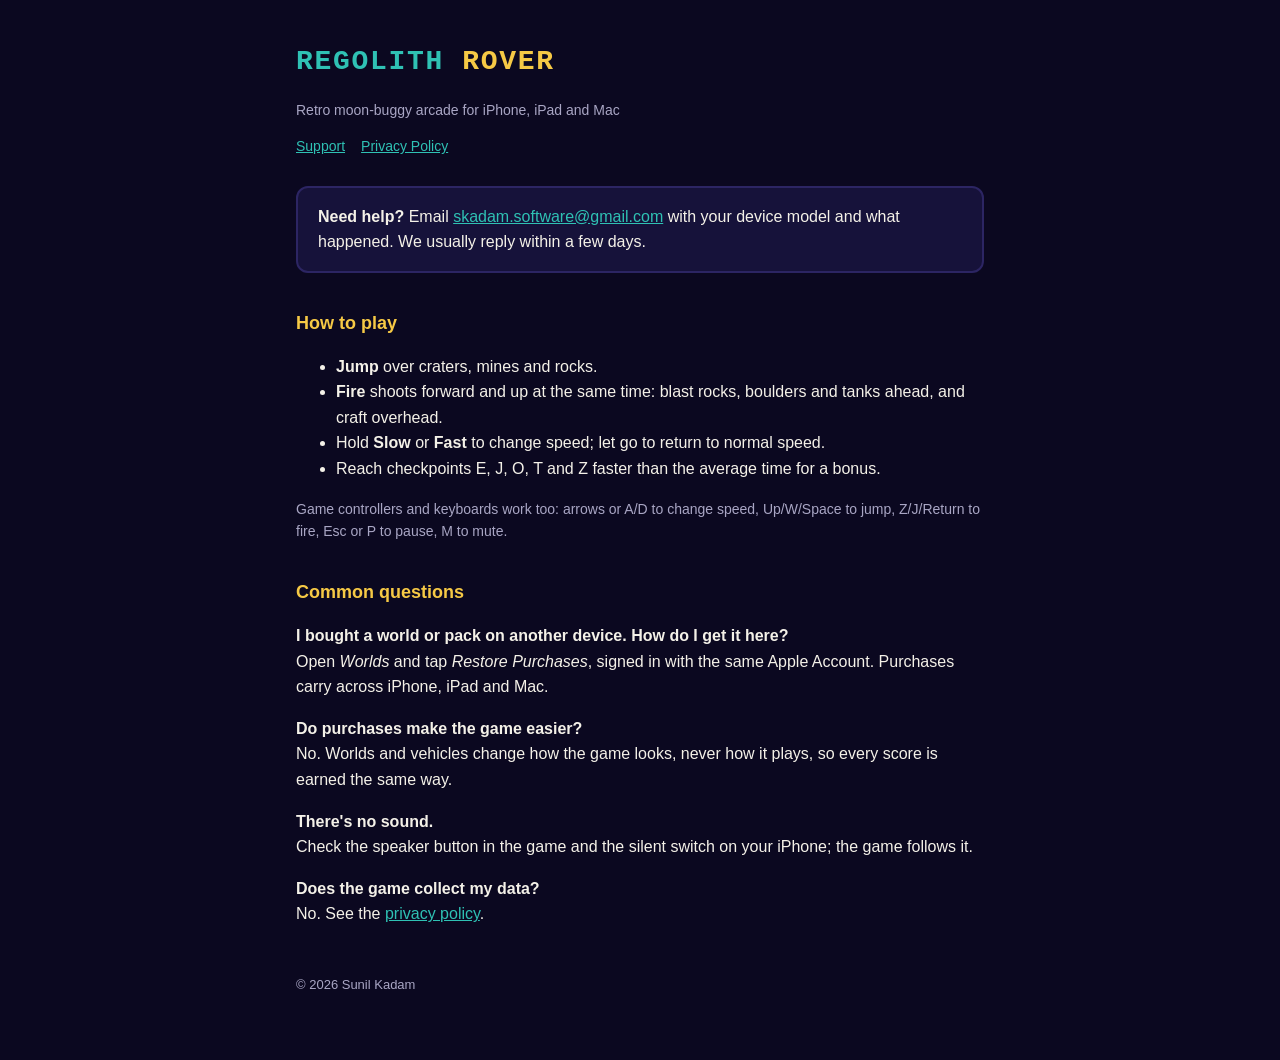
<file: index.html>
<!DOCTYPE html>
<html lang="en">
<head>
<meta charset="utf-8">
<meta name="viewport" content="width=device-width, initial-scale=1">
<title>Regolith Rover Support</title>
<meta name="description" content="Support for Regolith Rover, a retro moon-buggy arcade game for iPhone, iPad and Mac.">
<link rel="stylesheet" href="style.css">
</head>
<body>
<main>
  <h1>REGOLITH <span>ROVER</span></h1>
  <p class="muted">Retro moon-buggy arcade for iPhone, iPad and Mac</p>
  <nav><a href="index.html">Support</a><a href="privacy.html">Privacy Policy</a></nav>

  <div class="card">
    <strong>Need help?</strong> Email <a href="mailto:skadam.software@gmail.com">skadam.software@gmail.com</a> with your device model and what happened. We usually reply within a few days.
  </div>

  <h2>How to play</h2>
  <ul>
    <li><strong>Jump</strong> over craters, mines and rocks.</li>
    <li><strong>Fire</strong> shoots forward and up at the same time: blast rocks, boulders and tanks ahead, and craft overhead.</li>
    <li>Hold <strong>Slow</strong> or <strong>Fast</strong> to change speed; let go to return to normal speed.</li>
    <li>Reach checkpoints E, J, O, T and Z faster than the average time for a bonus.</li>
  </ul>
  <p class="muted">Game controllers and keyboards work too: arrows or A/D to change speed, Up/W/Space to jump, Z/J/Return to fire, Esc or P to pause, M to mute.</p>

  <h2>Common questions</h2>
  <p><strong>I bought a world or pack on another device. How do I get it here?</strong><br>
  Open <em>Worlds</em> and tap <em>Restore Purchases</em>, signed in with the same Apple Account. Purchases carry across iPhone, iPad and Mac.</p>
  <p><strong>Do purchases make the game easier?</strong><br>
  No. Worlds and vehicles change how the game looks, never how it plays, so every score is earned the same way.</p>
  <p><strong>There's no sound.</strong><br>
  Check the speaker button in the game and the silent switch on your iPhone; the game follows it.</p>
  <p><strong>Does the game collect my data?</strong><br>
  No. See the <a href="privacy.html">privacy policy</a>.</p>

  <footer>© 2026 Sunil Kadam</footer>
</main>
</body>
</html>
</file>
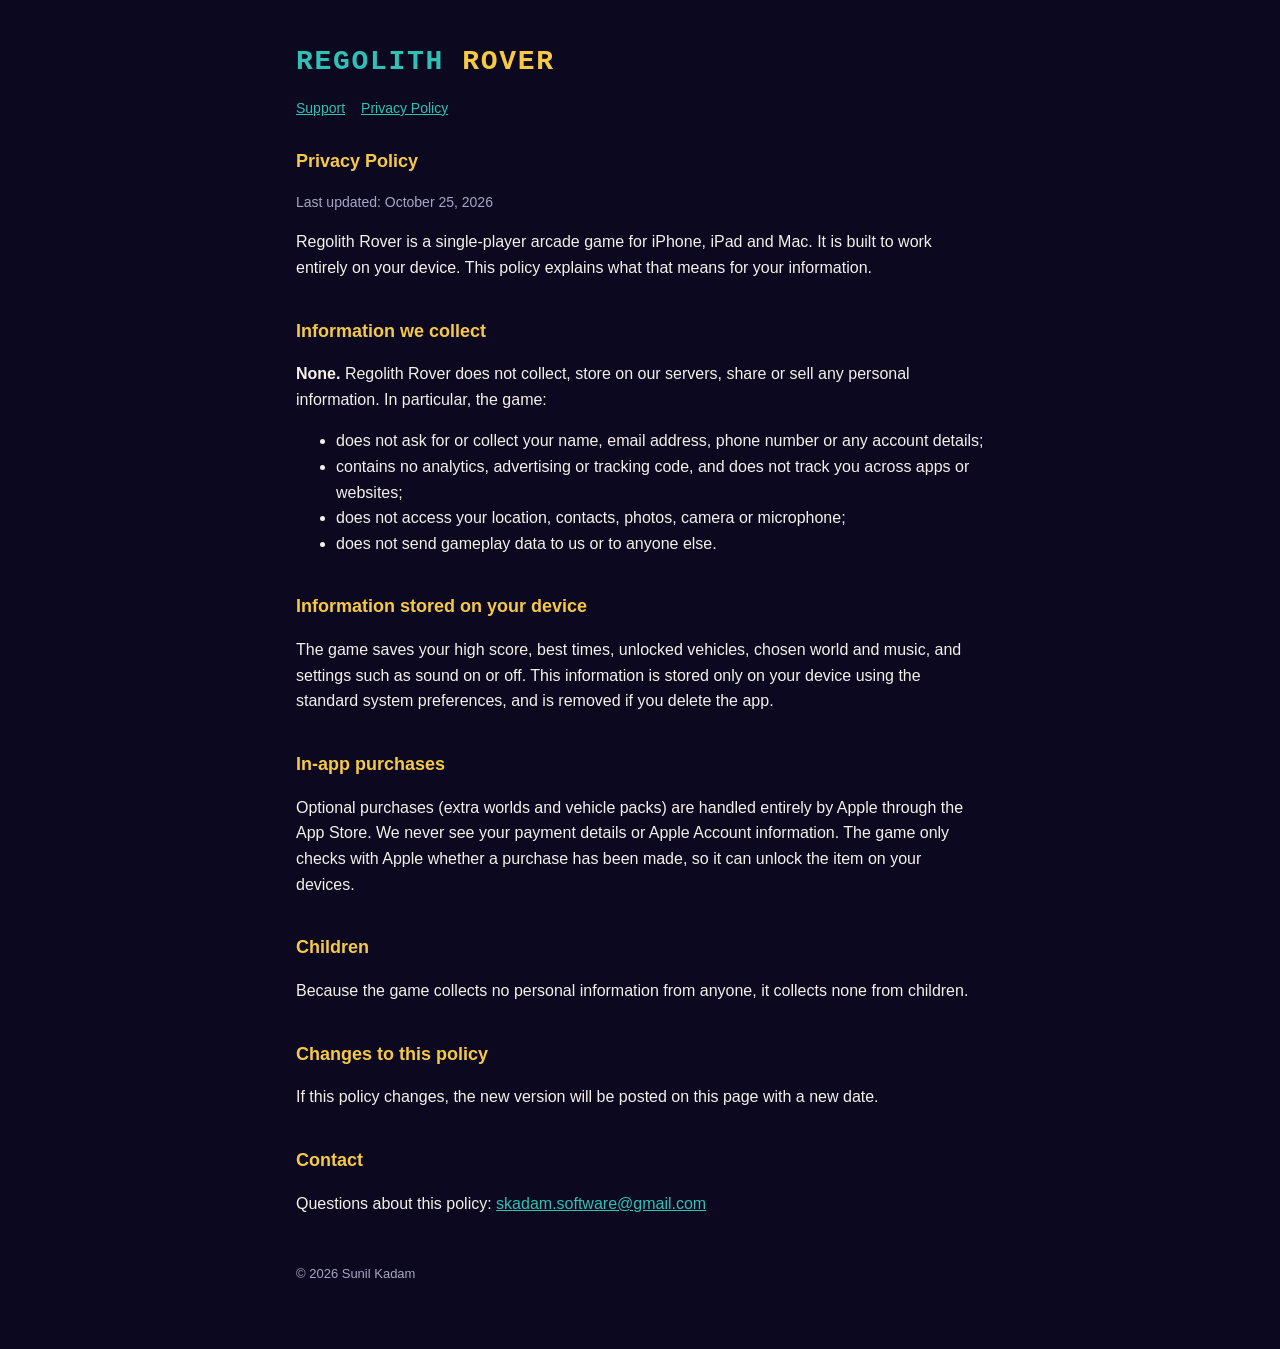
<file: privacy.html>
<!DOCTYPE html>
<html lang="en">
<head>
<meta charset="utf-8">
<meta name="viewport" content="width=device-width, initial-scale=1">
<title>Regolith Rover Privacy Policy</title>
<link rel="stylesheet" href="style.css">
</head>
<body>
<main>
  <h1>REGOLITH <span>ROVER</span></h1>
  <nav><a href="index.html">Support</a><a href="privacy.html">Privacy Policy</a></nav>
  <h2 style="margin-top:0">Privacy Policy</h2>
  <p class="date">Last updated: October 25, 2026</p>

  <p>Regolith Rover is a single-player arcade game for iPhone, iPad and Mac. It is built to work entirely on your device. This policy explains what that means for your information.</p>

  <h2>Information we collect</h2>
  <p><strong>None.</strong> Regolith Rover does not collect, store on our servers, share or sell any personal information. In particular, the game:</p>
  <ul>
    <li>does not ask for or collect your name, email address, phone number or any account details;</li>
    <li>contains no analytics, advertising or tracking code, and does not track you across apps or websites;</li>
    <li>does not access your location, contacts, photos, camera or microphone;</li>
    <li>does not send gameplay data to us or to anyone else.</li>
  </ul>

  <h2>Information stored on your device</h2>
  <p>The game saves your high score, best times, unlocked vehicles, chosen world and music, and settings such as sound on or off. This information is stored only on your device using the standard system preferences, and is removed if you delete the app.</p>

  <h2>In-app purchases</h2>
  <p>Optional purchases (extra worlds and vehicle packs) are handled entirely by Apple through the App Store. We never see your payment details or Apple Account information. The game only checks with Apple whether a purchase has been made, so it can unlock the item on your devices.</p>

  <h2>Children</h2>
  <p>Because the game collects no personal information from anyone, it collects none from children.</p>

  <h2>Changes to this policy</h2>
  <p>If this policy changes, the new version will be posted on this page with a new date.</p>

  <h2>Contact</h2>
  <p>Questions about this policy: <a href="mailto:skadam.software@gmail.com">skadam.software@gmail.com</a></p>

  <footer>© 2026 Sunil Kadam</footer>
</main>
</body>
</html>
</file>
<file: style.css>
:root { --bg:#0b0820; --panel:#16123a; --ink:#f4f1e8; --dim:#a9a6c4; --teal:#2fc1b4; --gold:#f6c945; --line:#2c2563; }
* { box-sizing: border-box; }
body { margin:0; background:var(--bg); color:var(--ink); font:16px/1.6 -apple-system,BlinkMacSystemFont,"Segoe UI",Roboto,sans-serif; }
main { max-width:720px; margin:0 auto; padding:40px 16px 64px; }
h1 { font-family:ui-monospace,Menlo,monospace; letter-spacing:.06em; color:var(--teal); margin:0 0 4px; font-size:28px; }
h1 span { color:var(--gold); }
h2 { color:var(--gold); font-size:18px; margin-top:2em; }
a { color:var(--teal); }
.date, .muted { color:var(--dim); font-size:14px; }
.card { background:var(--panel); border:2px solid var(--line); border-radius:12px; padding:16px 20px; margin:16px 0; }
nav { margin:12px 0 28px; font-size:14px; }
nav a { margin-right:16px; }
footer { margin-top:48px; color:var(--dim); font-size:13px; }
</file>
